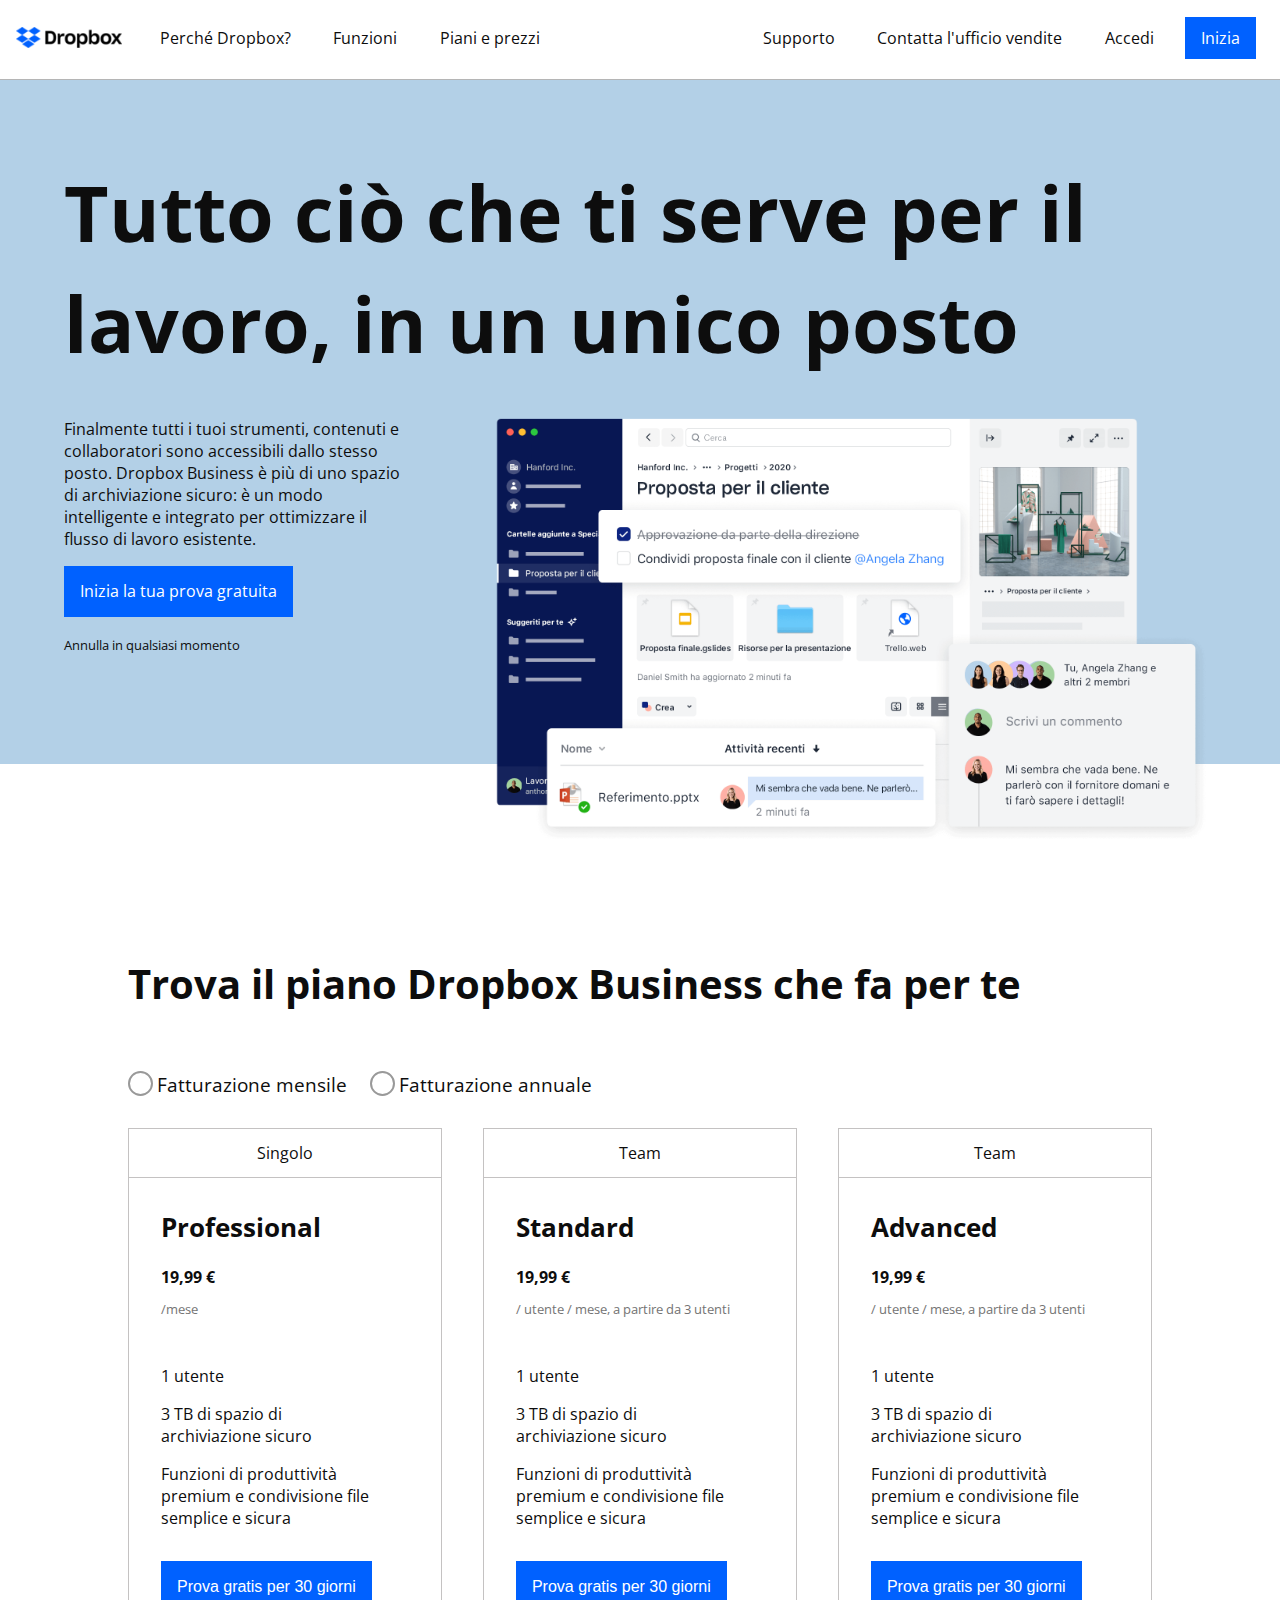
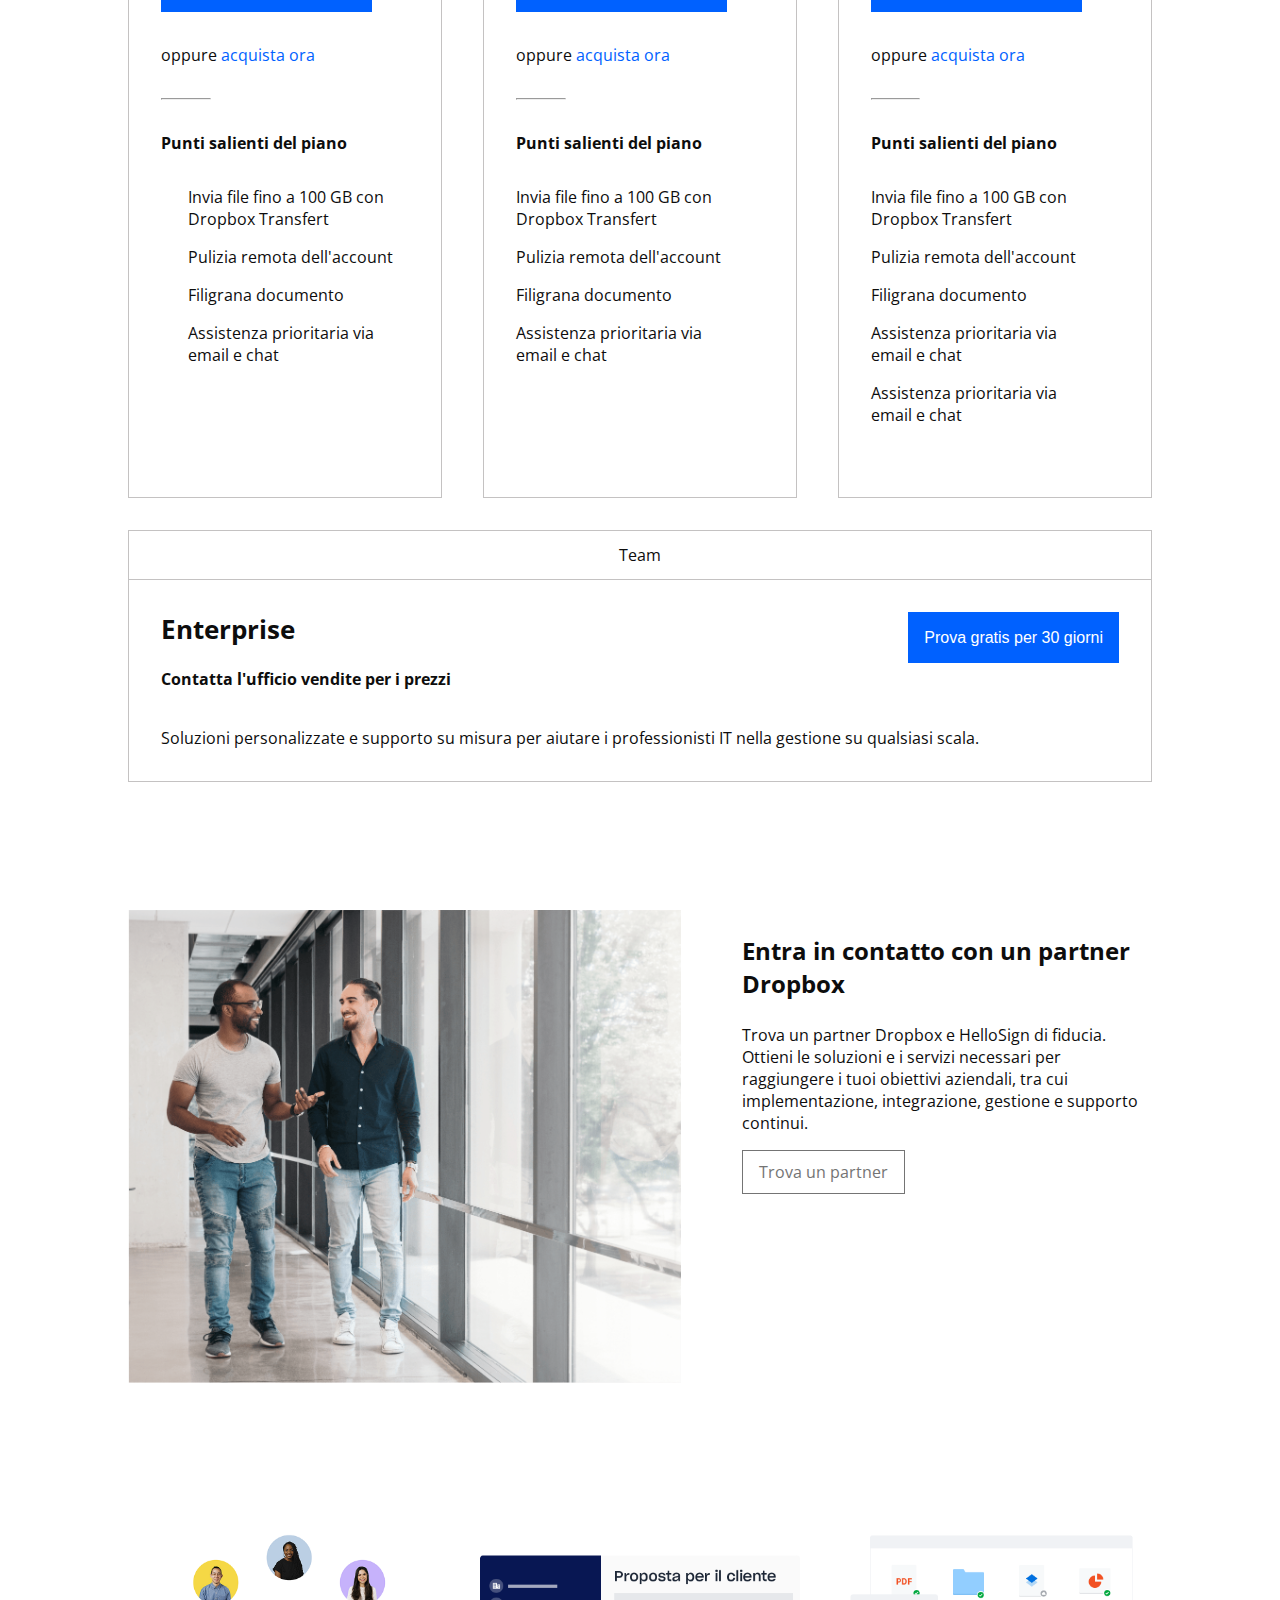
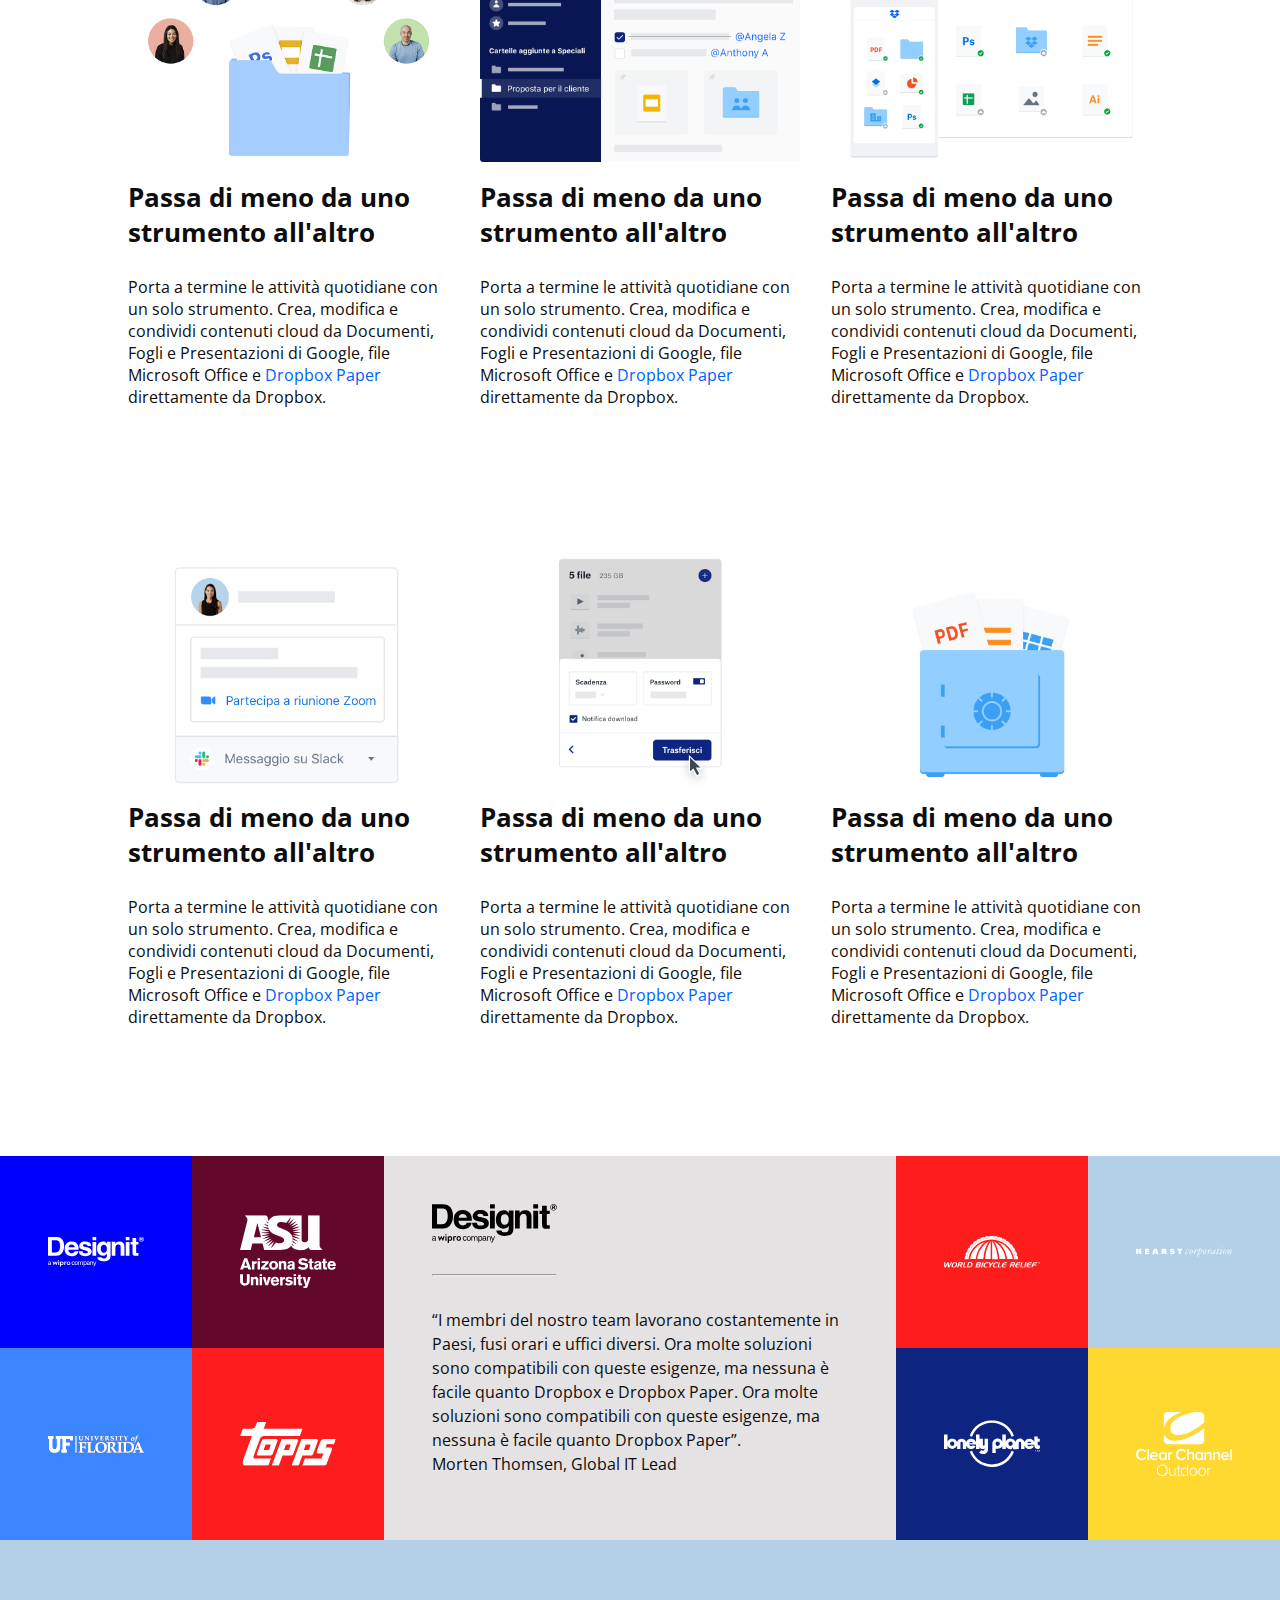
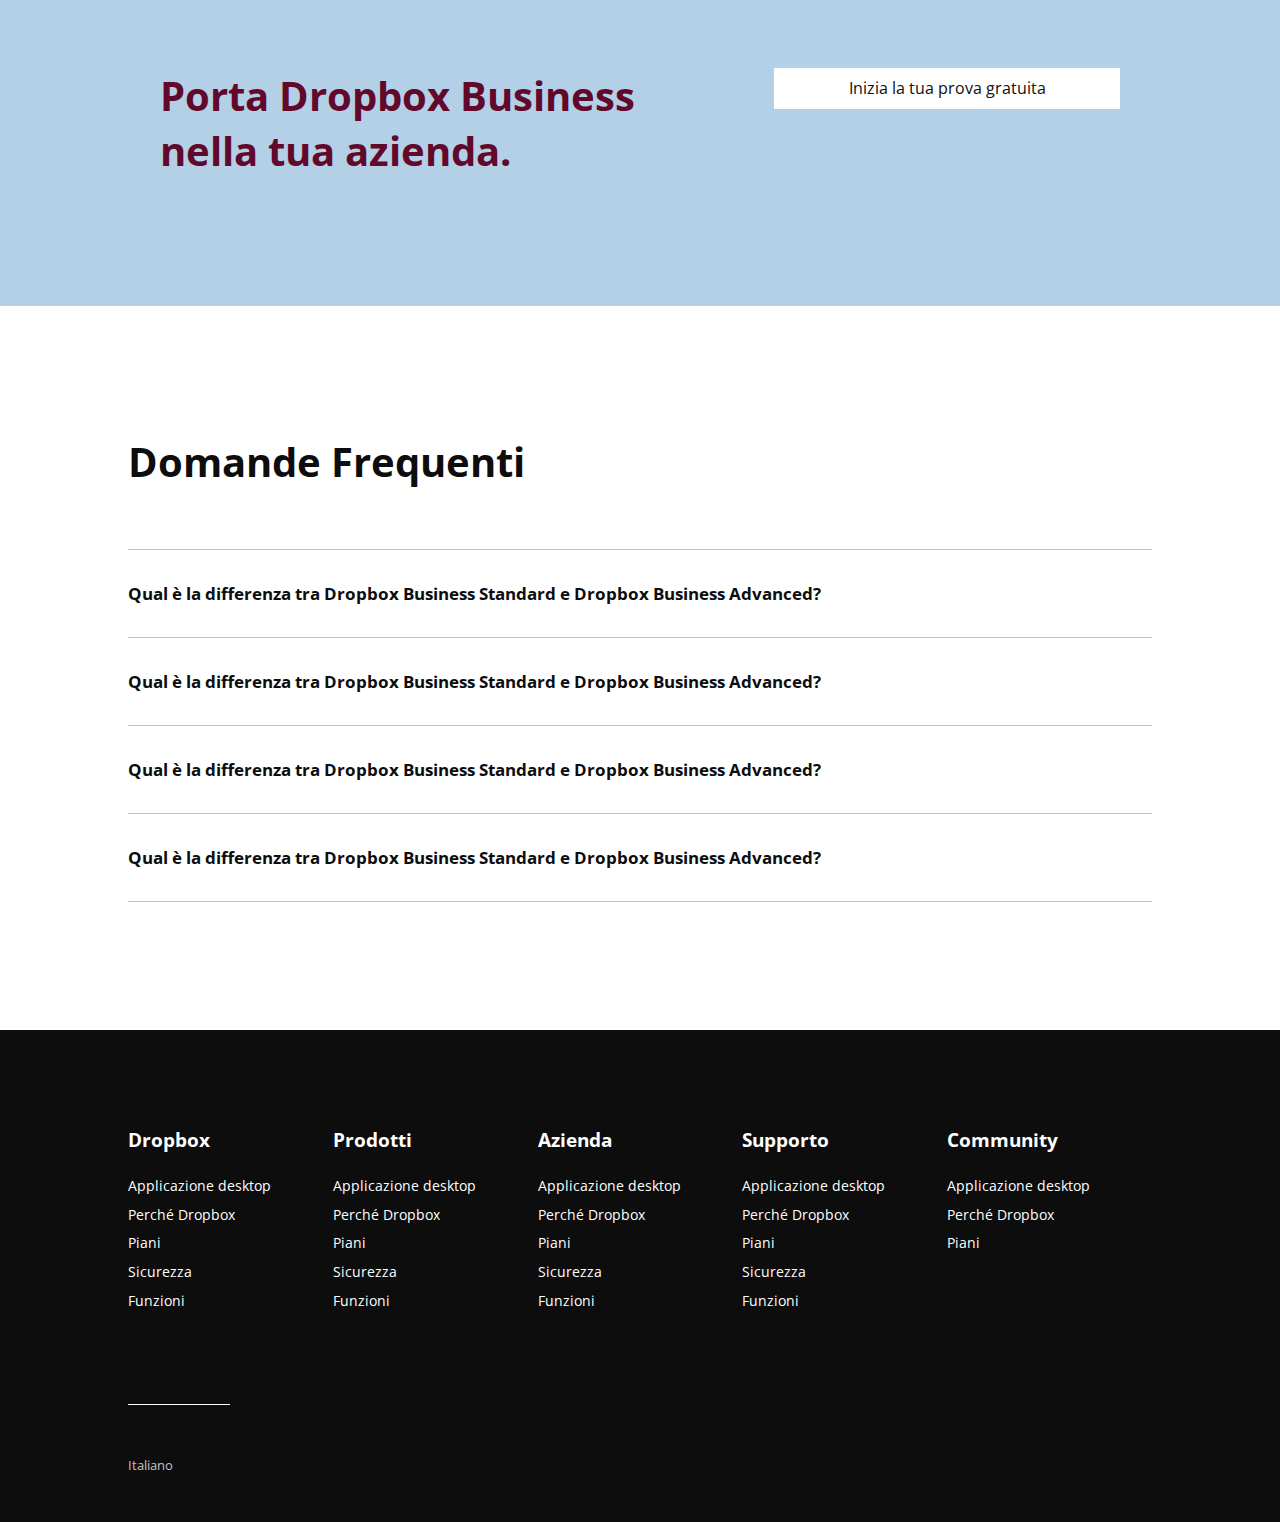
<file: index.html>
<!DOCTYPE html>
<html lang="en">

<head>
  <meta charset="UTF-8">
  <meta http-equiv="X-UA-Compatible" content="IE=edge">
  <meta name="viewport" content="width=device-width, initial-scale=1.0">
  <link rel="stylesheet" href="https://cdnjs.cloudflare.com/ajax/libs/font-awesome/6.0.0-beta2/css/all.min.css"
    integrity="sha512-YWzhKL2whUzgiheMoBFwW8CKV4qpHQAEuvilg9FAn5VJUDwKZZxkJNuGM4XkWuk94WCrrwslk8yWNGmY1EduTA=="
    crossorigin="anonymous" referrerpolicy="no-referrer" />
  <link rel="preconnect" href="https://fonts.googleapis.com">
  <link rel="preconnect" href="https://fonts.gstatic.com" crossorigin>
  <link href="https://fonts.googleapis.com/css2?family=Open+Sans:wght@500;700&display=swap" rel="stylesheet">
  <link rel="stylesheet" href="css/style.css">
  <title>Dropbox Business</title>
</head>

<body>
  <!-- header -->
  <header class="header clearfix">
    <div class="logo float-left"><img src="img/logo-small.png" alt="Dropbox"></div>
    <nav class="header-nav-left float-left">
      <ul class="menu-inline">
        <li><a href="#">Perch&eacute; Dropbox?</a></li>
        <li><a href="#">Funzioni</a></li>
        <li><a href="#">Piani e prezzi</a></li>
      </ul>
    </nav>
    <nav class="header-nav-right float-left text-right">
      <ul class="menu-inline">
        <li class="dropdown-item"><a href="#">Supporto</a>
          <ul class="dropdown-menu">
            <li>
              <a href="#">Centro assistenza</a>
            </li>
            <li>
              <a href="#">Forum della community</a>
            </li>
          </ul>
        </li>
        <li><a href="#">Contatta l'ufficio vendite</a></li>
        <li><a href="#">Accedi</a></li>
        <li><a href="#" class="btn">Inizia</a></li>
      </ul>
    </nav>
  </header>
  <!-- /header -->

  <!-- jumbo  -->
  <section class="jumbo">
    <div class="container width-90 mr-auto">
      <h1 class="jumbo-title">Tutto ciò che ti serve per il lavoro, in un unico posto
      </h1>
      <div class="jumbo-content clearfix">
        <div class="float-left width-30">
          <p class="jumbo-paragraph">
            Finalmente tutti i tuoi strumenti, contenuti e collaboratori sono accessibili dallo stesso posto. Dropbox
            Business è più
            di uno spazio di archiviazione sicuro: è un modo intelligente e integrato per ottimizzare il flusso di
            lavoro
            esistente.
          </p>
          <div class="call-to-action">
            <div>
              <a href="" class="btn big">Inizia la tua prova gratuita</a>
            </div>
            <small>Annulla in qualsiasi momento</small>
          </div>
          <a href="#plans" class="go-to">
            <i class="fas fa-arrow-down"></i>
          </a>
        </div>
        <div class="jumbo-image-container float-right width-65">
          <img class="jumbo-img max-width-100" src="img/jumbo.png" alt="">
        </div>
      </div>
    </div>

  </section>
  <!-- /jumbo  -->

  <!-- main -->
  <main>
    <!-- plans -->
    <section id="plans" class="container width-80 mr-auto mb-8">
      <h2 class="title-section">Trova il piano Dropbox Business che fa per te</h2>
      <form action="#">
        <div class="invoice mb-2">
          <input type="radio" name="plan" id="month">
          <label for="month">Fatturazione mensile</label>
          <input type="radio" name="plan" id="year">
          <label for="year">Fatturazione annuale</label>
        </div>
        <div class="plans">
          <div class="clearfix mb-2">
            <section class="plan-container col float-left">
              <header class="plans-header">
                <h2><i class="far fa-user"></i> Singolo
                </h2>
              </header>
              <div class="plan-content">
                <h3 class="plan-name">Professional</h3>
                <h4 class="plan-price">19,99 €</h4>
                <small class="plan-invoice">/mese</small>
                <ul class="plan-spec">
                  <li class="plan-spec-item">
                    <div class="ico"><i class="far fa-user"></i></div>
                    <div class="spec-desc">1 utente</div>
                  </li>
                  <li class="plan-spec-item">
                    <div class="ico"><i class="far fa-folder"></i></div>
                    <div class="spec-desc">3 TB di spazio di archiviazione sicuro</div>
                  </li>
                  <li class="plan-spec-item">
                    <div class="ico"><i class="fas fa-pencil-alt"></i></div>
                    <div class="spec-desc">Funzioni di produttività premium e condivisione file semplice e sicura</div>
                  </li>
                </ul>

                <div class="plan-action">
                  <button class="btn big">Prova gratis per 30 giorni</button>
                  <div>
                    oppure <a href="">acquista ora</a>
                  </div>
                </div>
                <hr class="plan-hr">
                <h5 class="plan-points">Punti salienti del piano</h5>
                <ul class="plan-spec checked">
                  <li class="plan-spec-item">
                    <div class="spec-desc">Invia file fino a 100 GB con Dropbox Transfert</div>
                  </li>
                  <li class="plan-spec-item">
                    <div class="spec-desc">Pulizia remota dell'account</div>
                  </li>
                  <li class="plan-spec-item">

                    <div class="spec-desc">Filigrana documento</div>
                  </li>
                  <li class="plan-spec-item">
                    <div class="spec-desc">Assistenza prioritaria via email e chat</div>
                  </li>
                </ul>
              </div>
            </section>
            <section class="plan-container col float-left">
              <header class="plans-header">
                <h2><i class="far fa-building"></i> Team
                </h2>
              </header>
              <div class="plan-content">
                <h3 class="plan-name">Standard</h3>
                <h4 class="plan-price">19,99 €</h4>
                <small class="plan-invoice">/ utente / mese, a partire da 3 utenti</small>
                <ul class="plan-spec">
                  <li class="plan-spec-item">
                    <div class="ico"><i class="far fa-user"></i></div>
                    <div class="spec-desc">1 utente</div>
                  </li>
                  <li class="plan-spec-item">
                    <div class="ico"><i class="far fa-folder"></i></div>
                    <div class="spec-desc">3 TB di spazio di archiviazione sicuro</div>
                  </li>
                  <li class="plan-spec-item">
                    <div class="ico"><i class="fas fa-pencil-alt"></i></div>
                    <div class="spec-desc">Funzioni di produttività premium e condivisione file semplice e sicura</div>
                  </li>
                </ul>

                <div class="plan-action">
                  <button class="btn big">Prova gratis per 30 giorni</button>
                  <div>
                    oppure <a href="">acquista ora</a>
                  </div>
                </div>
                <hr class="plan-hr">
                <h5 class="plan-points">Punti salienti del piano</h5>
                <ul class="plan-spec">
                  <li class="plan-spec-item">
                    <div class="ico"><i class="fas fa-check blue"></i></div>
                    <div class="spec-desc">Invia file fino a 100 GB con Dropbox Transfert</div>
                  </li>
                  <li class="plan-spec-item">
                    <div class="ico"><i class="fas fa-check blue"></i></div>
                    <div class="spec-desc">Pulizia remota dell'account</div>
                  </li>
                  <li class="plan-spec-item">
                    <div class="ico"><i class="fas fa-check blue"></i></div>
                    <div class="spec-desc">Filigrana documento</div>
                  </li>
                  <li class="plan-spec-item">
                    <div class="ico"><i class="fas fa-check blue"></i></div>
                    <div class="spec-desc">Assistenza prioritaria via email e chat</div>
                  </li>
                </ul>
              </div>
            </section>
            <section class="plan-container col float-left">
              <header class="plans-header">
                <h2><i class="far fa-building"></i> Team
                </h2>
              </header>
              <div class="plan-content">
                <h3 class="plan-name">Advanced</h3>
                <h4 class="plan-price">19,99 €</h4>
                <small class="plan-invoice">/ utente / mese, a partire da 3 utenti</small>
                <ul class="plan-spec">
                  <li class="plan-spec-item">
                    <div class="ico"><i class="far fa-user"></i></div>
                    <div class="spec-desc">1 utente</div>
                  </li>
                  <li class="plan-spec-item">
                    <div class="ico"><i class="far fa-folder"></i></div>
                    <div class="spec-desc">3 TB di spazio di archiviazione sicuro</div>
                  </li>
                  <li class="plan-spec-item">
                    <div class="ico"><i class="fas fa-pencil-alt"></i></div>
                    <div class="spec-desc">Funzioni di produttività premium e condivisione file semplice e sicura</div>
                  </li>
                </ul>

                <div class="plan-action">
                  <button class="btn big">Prova gratis per 30 giorni</button>
                  <div>
                    oppure <a href="">acquista ora</a>
                  </div>
                </div>
                <hr class="plan-hr">
                <h5 class="plan-points">Punti salienti del piano</h5>
                <ul class="plan-spec">
                  <li class="plan-spec-item">
                    <div class="ico"><i class="fas fa-check blue"></i></div>
                    <div class="spec-desc">Invia file fino a 100 GB con Dropbox Transfert</div>
                  </li>
                  <li class="plan-spec-item">
                    <div class="ico"><i class="fas fa-check blue"></i></div>
                    <div class="spec-desc">Pulizia remota dell'account</div>
                  </li>
                  <li class="plan-spec-item">
                    <div class="ico"><i class="fas fa-check blue"></i></div>
                    <div class="spec-desc">Filigrana documento</div>
                  </li>
                  <li class="plan-spec-item">
                    <div class="ico"><i class="fas fa-check blue"></i></div>
                    <div class="spec-desc">Assistenza prioritaria via email e chat</div>
                  </li>
                  <li class="plan-spec-item">
                    <div class="ico"><i class="fas fa-check blue"></i></div>
                    <div class="spec-desc">Assistenza prioritaria via email e chat</div>
                  </li>
                </ul>
              </div>
            </section>
          </div>
          <section class="plan-container">
            <header class="plans-header">
              <h2><i class="far fa-building"></i> Team
              </h2>
            </header>
            <div class="plan-content ">
              <div class="clearfix">
                <div class="float-left">
                  <h3 class="plan-name">Enterprise</h3>
                  <h4 class="plan-price">Contatta l'ufficio vendite per i prezzi
                  </h4>
                </div>
                <div class="plan-action float-right">
                  <button class="btn big">Prova gratis per 30 giorni</button>
                </div>
              </div>
              <p>Soluzioni personalizzate e supporto su misura per aiutare i professionisti IT nella gestione su
                qualsiasi scala.
              </p>
            </div>
          </section>
        </div>
      </form>
    </section>
    <!-- /plans -->

    <!-- partner -->
    <section id="partner" class="partner container width-80 mr-auto mb-8 clearfix">
      <div class="float-left width-60"><img class="width-90" src="img/partner.png"
          alt="Due persone camminano parlando in un corridoio, alla loro destra una vetrata"></div>
      <div class="float-left width-40">
        <h2 class="partner-title">Entra in contatto con un partner Dropbox</h2>
        <p class="partner-paragraph">
          Trova un partner Dropbox e HelloSign di fiducia. Ottieni le soluzioni e i servizi necessari per raggiungere i
          tuoi
          obiettivi aziendali, tra cui implementazione, integrazione, gestione e supporto continui.
        </p>

        <a href="#" class="btn btn-white">Trova un partner</a>
      </div>
    </section>
    <!-- /partner -->

    <!-- operations -->
    <section id="operations" class="operations container width-80 mr-auto mb-8">
      <div class="mb-8 clearfix">
        <div class="col-3 float-left">
          <img class="width-100" src="img/business-feature-switching-tools.png" alt="business item">
          <h3 class="operations-title">
            Passa di meno da uno strumento all'altro
          </h3>
          <p class="operations-paragraph">
            Porta a termine le attività quotidiane con un solo strumento. Crea, modifica e condividi contenuti cloud da
            Documenti, Fogli e Presentazioni di Google, file Microsoft Office e <a href="#">Dropbox Paper</a>
            direttamente da
            Dropbox.
          </p>
        </div>
        <div class="col-3 float-left">
          <img class="width-100" src="img/business-feature-coordinate-it.png" alt="business item">
          <h3 class="operations-title">
            Passa di meno da uno strumento all'altro
          </h3>
          <p class="operations-paragraph">
            Porta a termine le attività quotidiane con un solo strumento. Crea, modifica e condividi contenuti cloud da
            Documenti, Fogli e Presentazioni di Google, file Microsoft Office e <a href="#">Dropbox Paper</a>
            direttamente da
            Dropbox.
          </p>
        </div>
        <div class="col-3 float-left">
          <img class="width-100" src="img/business-feature-multi-device.png" alt="business item">
          <h3 class="operations-title">
            Passa di meno da uno strumento all'altro
          </h3>
          <p class="operations-paragraph">
            Porta a termine le attività quotidiane con un solo strumento. Crea, modifica e condividi contenuti cloud da
            Documenti, Fogli e Presentazioni di Google, file Microsoft Office e <a href="#">Dropbox Paper</a>
            direttamente da
            Dropbox.
          </p>
        </div>
      </div>
      <div class="clearfix">
        <div class="col-3 float-left">
          <img class="width-100" src="img/business-feature-integrations-it.png" alt="business item">
          <h3 class="operations-title">
            Passa di meno da uno strumento all'altro
          </h3>
          <p class="operations-paragraph">
            Porta a termine le attività quotidiane con un solo strumento. Crea, modifica e condividi contenuti cloud da
            Documenti, Fogli e Presentazioni di Google, file Microsoft Office e <a href="#">Dropbox Paper</a>
            direttamente da
            Dropbox.
          </p>
        </div>
        <div class="col-3 float-left">
          <img class="width-100" src="img/business-feature-send-files-it.png" alt="business item">
          <h3 class="operations-title">
            Passa di meno da uno strumento all'altro
          </h3>
          <p class="operations-paragraph">
            Porta a termine le attività quotidiane con un solo strumento. Crea, modifica e condividi contenuti cloud da
            Documenti, Fogli e Presentazioni di Google, file Microsoft Office e <a href="#">Dropbox Paper</a>
            direttamente da
            Dropbox.
          </p>
        </div>
        <div class="col-3 float-left">
          <img class="width-100" src="img/business-feature-security.png" alt="business item">
          <h3 class="operations-title">
            Passa di meno da uno strumento all'altro
          </h3>
          <p class="operations-paragraph">
            Porta a termine le attività quotidiane con un solo strumento. Crea, modifica e condividi contenuti cloud da
            Documenti, Fogli e Presentazioni di Google, file Microsoft Office e <a href="#">Dropbox Paper</a>
            direttamente da
            Dropbox.
          </p>
        </div>
      </div>
    </section>
    <!-- /operations -->

    <!-- customers -->
    <section id="customers" class="customers mb-8">
      <div class="customers-box clearfix">
        <div class="float col-30vw clearfix">
          <div id="design" class="float-left box">
            <img src="img/designit.svg" alt="">
          </div>
          <div id="asu" class="float-left box">
            <img src="img/arizona_state_university.svg" alt="">
          </div>
          <div id="florida" class="float-left box">
            <img src="img/university_of_florida.svg" alt="">
          </div>
          <div id="topps" class="float-left box">
            <img src="img/topps.svg" alt="">
          </div>
        </div>
        <div class="float col-calc">
          <h2 class="customers-title"><img src="img/designit.svg" alt=""></h2>
          <hr class="width-30 mb-2">
          <p class="customers-paragraph">“I membri del nostro team lavorano costantemente in Paesi, fusi orari e uffici
            diversi. Ora molte soluzioni
            sono
            compatibili con queste esigenze, ma nessuna è facile quanto Dropbox e Dropbox Paper. Ora molte soluzioni
            sono
            compatibili con queste esigenze, ma nessuna è facile quanto Dropbox Paper”.
            <br>
            Morten Thomsen, Global IT Lead
          </p>
        </div>
        <div class="float col-30vw clearfix">
          <div id="bicycle" class="float-left box">
            <img src="img/world_bicycle_relief.svg" alt="">
          </div>
          <div id="hearst" class="float-left box">
            <img src="img/hearst_corp.svg" alt="">
          </div>
          <div id="lonely" class="float-left box">
            <img src="img/lonely_planet.svg" alt="">
          </div>
          <div id="clear" class="float-left box">
            <img src="img/clear_channel.svg" alt="">
          </div>
        </div>
      </div>
      <div class="call-to-action">
        <div class="clearfix width-75 container mr-auto">
          <div class="float-left width-60">
            <h2 class="call-to-action-title">Porta Dropbox Business nella tua azienda.</h2>
          </div>
          <div class="float-left width-40 text-right">
            <a href="#" class="btn btn-white width-90">Inizia la tua prova gratuita</a>
          </div>
        </div>
      </div>
    </section>
    <!-- /customers -->

    <!-- faq -->
    <section id="faq" class="faq container mr-auto width-80 mb-8">
      <h2 class="title-section">Domande Frequenti</h2>
      <ul class="faq-accordion">
        <li class="faq-accordion-item">
          <div class="faq-accordion-top clearfix">
            <h3 class="faq-accordion-title float-left">Qual è la differenza tra Dropbox Business Standard e Dropbox
              Business
              Advanced?</h3>
            <div class="faq-accordion-ico float-left">
              <i class="fas fa-chevron-up icon-open"></i>
              <i class="fas fa-chevron-down icon-close"></i>
            </div>
          </div>
          <div class="faq-accordion-content">
            <p>Il piano Standard fornisce ai team 5 TB (5000 GB) di spazio di
              archiviazione e semplici strumenti di
              condivisione e
              collaborazione. Per i team che hanno bisogno di più spazio di archiviazione e sicurezza, il piano Advanced
              offre tutto
              lo spazio necessario al team, oltre a sofisticate funzioni di amministrazione, controllo, integrazione e
              sicurezza. Per
              ulteriori informazioni sui nostri piani, consulta questa pagina.</p>
          </div>
        </li>
        <li class="faq-accordion-item">
          <div class="faq-accordion-top clearfix">
            <h3 class="faq-accordion-title float-left">Qual è la differenza tra Dropbox Business Standard e Dropbox
              Business
              Advanced?</h3>
            <div class="faq-accordion-ico float-left">
              <i class="fas fa-chevron-up icon-open"></i>
              <i class="fas fa-chevron-down icon-close"></i>
            </div>
          </div>
          <div class="faq-accordion-content">
            <p>Il piano Standard fornisce ai team 5 TB (5000 GB) di spazio di
              archiviazione e semplici strumenti di
              condivisione e
              collaborazione. Per i team che hanno bisogno di più spazio di archiviazione e sicurezza, il piano Advanced
              offre tutto
              lo spazio necessario al team, oltre a sofisticate funzioni di amministrazione, controllo, integrazione e
              sicurezza. Per
              ulteriori informazioni sui nostri piani, consulta questa pagina.</p>
          </div>
        </li>
        <li class="faq-accordion-item">
          <div class="faq-accordion-top clearfix">
            <h3 class="faq-accordion-title float-left">Qual è la differenza tra Dropbox Business Standard e Dropbox
              Business
              Advanced?</h3>
            <div class="faq-accordion-ico float-left">
              <i class="fas fa-chevron-up icon-open"></i>
              <i class="fas fa-chevron-down icon-close"></i>
            </div>
          </div>
          <div class="faq-accordion-content">
            <p>Il piano Standard fornisce ai team 5 TB (5000 GB) di spazio di
              archiviazione e semplici strumenti di
              condivisione e
              collaborazione. Per i team che hanno bisogno di più spazio di archiviazione e sicurezza, il piano Advanced
              offre tutto
              lo spazio necessario al team, oltre a sofisticate funzioni di amministrazione, controllo, integrazione e
              sicurezza. Per
              ulteriori informazioni sui nostri piani, consulta questa pagina.</p>
          </div>
        </li>
        <li class="faq-accordion-item">
          <div class="faq-accordion-top clearfix">
            <h3 class="faq-accordion-title float-left">Qual è la differenza tra Dropbox Business Standard e Dropbox
              Business
              Advanced?</h3>
            <div class="faq-accordion-ico float-left">
              <i class="fas fa-chevron-up icon-open"></i>
              <i class="fas fa-chevron-down icon-close"></i>
            </div>
          </div>
          <div class="faq-accordion-content">
            <p>Il piano Standard fornisce ai team 5 TB (5000 GB) di spazio di
              archiviazione e semplici strumenti di
              condivisione e
              collaborazione. Per i team che hanno bisogno di più spazio di archiviazione e sicurezza, il piano Advanced
              offre tutto
              lo spazio necessario al team, oltre a sofisticate funzioni di amministrazione, controllo, integrazione e
              sicurezza. Per
              ulteriori informazioni sui nostri piani, consulta questa pagina.</p>
          </div>
        </li>
      </ul>
    </section>
    <!-- /faq -->
  </main>
  <!-- /main -->
  <footer class="footer">
    <!-- footer-top -->
    <section class="footer-top container width-80 mr-auto">
      <div class="clearfix">
        <div class="float-left width-20">
          <h5 class="footer-title">Dropbox</h5>
          <nav class="footer-nav">
            <ul>
              <li>
                <a href="#">Applicazione desktop</a>
              </li>
              <li>
                <a href="#">Perché Dropbox</a>
              </li>
              <li>
                <a href="#">Piani</a>
              </li>
              <li>
                <a href="#">Sicurezza</a>
              </li>
              <li>
                <a href="#">Funzioni</a>
              </li>
            </ul>
          </nav>
        </div>
        <div class="float-left width-20">
          <h5 class="footer-title">Prodotti</h5>
          <nav class="footer-nav">
            <ul>
              <li>
                <a href="#">Applicazione desktop</a>
              </li>
              <li>
                <a href="#">Perché Dropbox</a>
              </li>
              <li>
                <a href="#">Piani</a>
              </li>
              <li>
                <a href="#">Sicurezza</a>
              </li>
              <li>
                <a href="#">Funzioni</a>
              </li>
            </ul>
          </nav>
        </div>
        <div class="float-left width-20">
          <h5 class="footer-title">Azienda</h5>
          <nav class="footer-nav">
            <ul>
              <li>
                <a href="#">Applicazione desktop</a>
              </li>
              <li>
                <a href="#">Perché Dropbox</a>
              </li>
              <li>
                <a href="#">Piani</a>
              </li>
              <li>
                <a href="#">Sicurezza</a>
              </li>
              <li>
                <a href="#">Funzioni</a>
              </li>
            </ul>
          </nav>
        </div>
        <div class="float-left width-20">
          <h5 class="footer-title">Supporto</h5>
          <nav class="footer-nav">
            <ul>
              <li>
                <a href="#">Applicazione desktop</a>
              </li>
              <li>
                <a href="#">Perché Dropbox</a>
              </li>
              <li>
                <a href="#">Piani</a>
              </li>
              <li>
                <a href="#">Sicurezza</a>
              </li>
              <li>
                <a href="#">Funzioni</a>
              </li>
            </ul>
          </nav>
        </div>
        <div class="float-left width-20">
          <h5 class="footer-title">Community</h5>
          <nav class="footer-nav">
            <ul>
              <li>
                <a href="#">Applicazione desktop</a>
              </li>
              <li>
                <a href="#">Perché Dropbox</a>
              </li>
              <li>
                <a href="#">Piani</a>
              </li>
            </ul>
          </nav>
        </div>
      </div>
    </section>
    <!-- /footer-top -->

    <!-- footer-bottom -->
    <section class="footer-bottom container width-80 mr-auto">
      <div class="footer-language">
        <a href="#">
          <i class="fas fa-globe-americas"></i>
          Italiano
          <i class="fas fa-caret-up"></i>
        </a>
      </div>
    </section>
    <!-- /footer-bottom -->
  </footer>
</body>

</html>
</file>
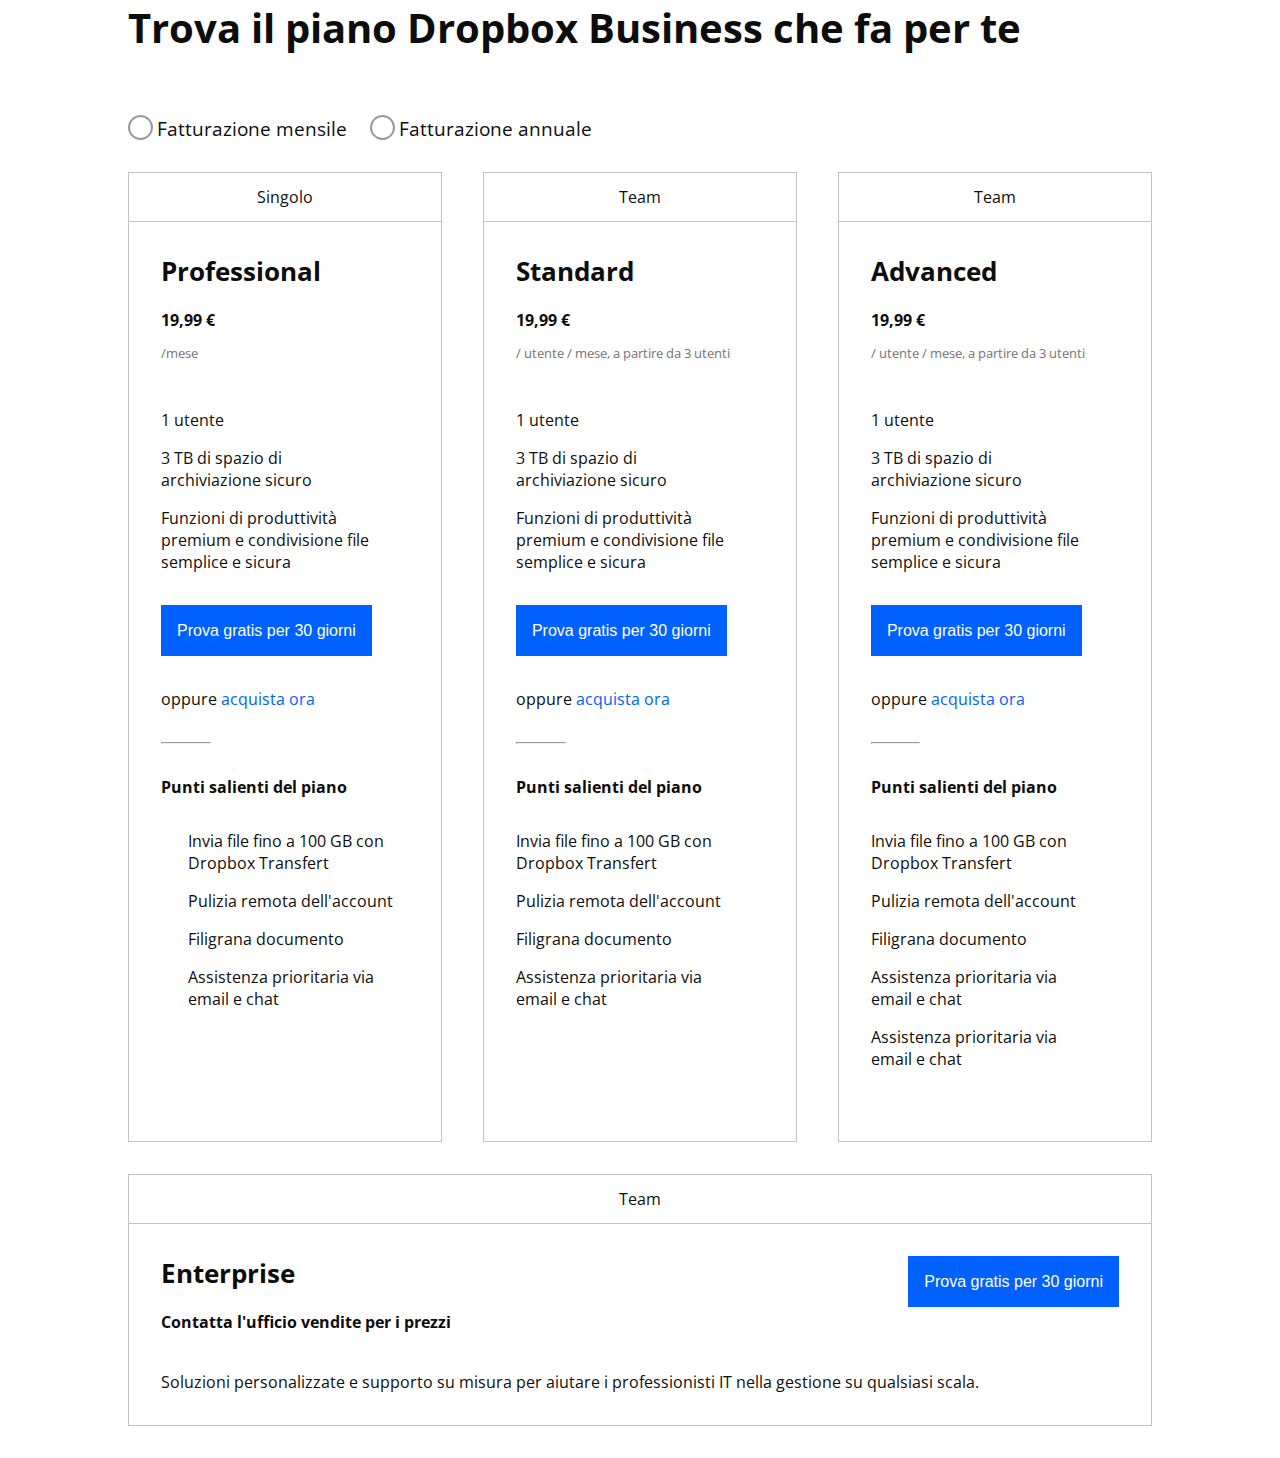
<file: plans.html>
<!DOCTYPE html>
<html lang="en">

<head>
  <meta charset="UTF-8">
  <meta http-equiv="X-UA-Compatible" content="IE=edge">
  <meta name="viewport" content="width=device-width, initial-scale=1.0">
  <link rel="stylesheet" href="https://cdnjs.cloudflare.com/ajax/libs/font-awesome/6.0.0-beta2/css/all.min.css"
    integrity="sha512-YWzhKL2whUzgiheMoBFwW8CKV4qpHQAEuvilg9FAn5VJUDwKZZxkJNuGM4XkWuk94WCrrwslk8yWNGmY1EduTA=="
    crossorigin="anonymous" referrerpolicy="no-referrer" />
  <link rel="preconnect" href="https://fonts.googleapis.com">
  <link rel="preconnect" href="https://fonts.gstatic.com" crossorigin>
  <link href="https://fonts.googleapis.com/css2?family=Open+Sans:wght@500;700&display=swap" rel="stylesheet">
  <link rel="stylesheet" href="css/plans.css">
  <title>Document</title>
</head>

<body>
  <!-- plans -->
  <section id="plans" class="container width-80 mr-auto mb-2">
    <h2 class="title-section">Trova il piano Dropbox Business che fa per te</h2>
    <form action="#">
      <div class="invoice mb-2">
        <input type="radio" name="plan" id="month">
        <label for="month">Fatturazione mensile</label>
        <input type="radio" name="plan" id="year">
        <label for="year">Fatturazione annuale</label>
      </div>
      <div class="plans">
        <div class="clearfix mb-2">
          <section class="plan-container col float-left">
            <header class="plans-header">
              <h2><i class="far fa-user"></i> Singolo
              </h2>
            </header>
            <div class="plan-content">
              <h3 class="plan-name">Professional</h3>
              <h4 class="plan-price">19,99 €</h4>
              <small class="plan-invoice">/mese</small>
              <ul class="plan-spec">
                <li class="plan-spec-item">
                  <div class="ico"><i class="far fa-user"></i></div>
                  <div class="spec-desc">1 utente</div>
                </li>
                <li class="plan-spec-item">
                  <div class="ico"><i class="far fa-folder"></i></div>
                  <div class="spec-desc">3 TB di spazio di archiviazione sicuro</div>
                </li>
                <li class="plan-spec-item">
                  <div class="ico"><i class="fas fa-pencil-alt"></i></div>
                  <div class="spec-desc">Funzioni di produttività premium e condivisione file semplice e sicura</div>
                </li>
              </ul>

              <div class="plan-action">
                <button class="btn big">Prova gratis per 30 giorni</button>
                <div>
                  oppure <a href="">acquista ora</a>
                </div>
              </div>
              <hr class="plan-hr">
              <h5 class="plan-points">Punti salienti del piano</h5>
              <ul class="plan-spec checked">
                <li class="plan-spec-item">
                  <div class="spec-desc">Invia file fino a 100 GB con Dropbox Transfert</div>
                </li>
                <li class="plan-spec-item">
                  <div class="spec-desc">Pulizia remota dell'account</div>
                </li>
                <li class="plan-spec-item">

                  <div class="spec-desc">Filigrana documento</div>
                </li>
                <li class="plan-spec-item">
                  <div class="spec-desc">Assistenza prioritaria via email e chat</div>
                </li>
              </ul>
            </div>
          </section>
          <section class="plan-container col float-left">
            <header class="plans-header">
              <h2><i class="far fa-building"></i> Team
              </h2>
            </header>
            <div class="plan-content">
              <h3 class="plan-name">Standard</h3>
              <h4 class="plan-price">19,99 €</h4>
              <small class="plan-invoice">/ utente / mese, a partire da 3 utenti</small>
              <ul class="plan-spec">
                <li class="plan-spec-item">
                  <div class="ico"><i class="far fa-user"></i></div>
                  <div class="spec-desc">1 utente</div>
                </li>
                <li class="plan-spec-item">
                  <div class="ico"><i class="far fa-folder"></i></div>
                  <div class="spec-desc">3 TB di spazio di archiviazione sicuro</div>
                </li>
                <li class="plan-spec-item">
                  <div class="ico"><i class="fas fa-pencil-alt"></i></div>
                  <div class="spec-desc">Funzioni di produttività premium e condivisione file semplice e sicura</div>
                </li>
              </ul>

              <div class="plan-action">
                <button class="btn big">Prova gratis per 30 giorni</button>
                <div>
                  oppure <a href="">acquista ora</a>
                </div>
              </div>
              <hr class="plan-hr">
              <h5 class="plan-points">Punti salienti del piano</h5>
              <ul class="plan-spec">
                <li class="plan-spec-item">
                  <div class="ico"><i class="fas fa-check blue"></i></div>
                  <div class="spec-desc">Invia file fino a 100 GB con Dropbox Transfert</div>
                </li>
                <li class="plan-spec-item">
                  <div class="ico"><i class="fas fa-check blue"></i></div>
                  <div class="spec-desc">Pulizia remota dell'account</div>
                </li>
                <li class="plan-spec-item">
                  <div class="ico"><i class="fas fa-check blue"></i></div>
                  <div class="spec-desc">Filigrana documento</div>
                </li>
                <li class="plan-spec-item">
                  <div class="ico"><i class="fas fa-check blue"></i></div>
                  <div class="spec-desc">Assistenza prioritaria via email e chat</div>
                </li>
              </ul>
            </div>
          </section>
          <section class="plan-container col float-left">
            <header class="plans-header">
              <h2><i class="far fa-building"></i> Team
              </h2>
            </header>
            <div class="plan-content">
              <h3 class="plan-name">Advanced</h3>
              <h4 class="plan-price">19,99 €</h4>
              <small class="plan-invoice">/ utente / mese, a partire da 3 utenti</small>
              <ul class="plan-spec">
                <li class="plan-spec-item">
                  <div class="ico"><i class="far fa-user"></i></div>
                  <div class="spec-desc">1 utente</div>
                </li>
                <li class="plan-spec-item">
                  <div class="ico"><i class="far fa-folder"></i></div>
                  <div class="spec-desc">3 TB di spazio di archiviazione sicuro</div>
                </li>
                <li class="plan-spec-item">
                  <div class="ico"><i class="fas fa-pencil-alt"></i></div>
                  <div class="spec-desc">Funzioni di produttività premium e condivisione file semplice e sicura</div>
                </li>
              </ul>

              <div class="plan-action">
                <button class="btn big">Prova gratis per 30 giorni</button>
                <div>
                  oppure <a href="">acquista ora</a>
                </div>
              </div>
              <hr class="plan-hr">
              <h5 class="plan-points">Punti salienti del piano</h5>
              <ul class="plan-spec">
                <li class="plan-spec-item">
                  <div class="ico"><i class="fas fa-check blue"></i></div>
                  <div class="spec-desc">Invia file fino a 100 GB con Dropbox Transfert</div>
                </li>
                <li class="plan-spec-item">
                  <div class="ico"><i class="fas fa-check blue"></i></div>
                  <div class="spec-desc">Pulizia remota dell'account</div>
                </li>
                <li class="plan-spec-item">
                  <div class="ico"><i class="fas fa-check blue"></i></div>
                  <div class="spec-desc">Filigrana documento</div>
                </li>
                <li class="plan-spec-item">
                  <div class="ico"><i class="fas fa-check blue"></i></div>
                  <div class="spec-desc">Assistenza prioritaria via email e chat</div>
                </li>
                <li class="plan-spec-item">
                  <div class="ico"><i class="fas fa-check blue"></i></div>
                  <div class="spec-desc">Assistenza prioritaria via email e chat</div>
                </li>
              </ul>
            </div>
          </section>
        </div>
        <section class="plan-container">
          <header class="plans-header">
            <h2><i class="far fa-building"></i> Team
            </h2>
          </header>
          <div class="plan-content ">
            <div class="clearfix">
              <div class="float-left">
                <h3 class="plan-name">Enterprise</h3>
                <h4 class="plan-price">Contatta l'ufficio vendite per i prezzi
                </h4>
              </div>
              <div class="plan-action float-right">
                <button class="btn big">Prova gratis per 30 giorni</button>
              </div>
            </div>
            <p>Soluzioni personalizzate e supporto su misura per aiutare i professionisti IT nella gestione su
              qualsiasi scala.
            </p>
          </div>
        </section>
      </div>
    </form>
  </section>
  <!-- /plans -->
</body>

</html>
</file>
<file: css/style.css>
:root {
  --font-base-color: #0D0D0D;
  --blue: #0061ff;
  --blue-light: #3b85ff;
  --celestine: #B3D0E7;
  --light-grey: #e4e2e2;
  --grey: #c4c2c2;
  --dark-grey: #747474;
  --green: #a2d39b;
  --bordeaux: #61082b;
  --red: #ff1c1c;
  --yellow: #ffd830;
  --dark-blue: #0d2481;
  --header-height: 2.8em;
  --jumbo-margin-neg: -5em;
  --jumbo-margin: 12em;
}

* {
  margin: 0;
  padding: 0;
  box-sizing: border-box;
}

html {
  font-size: 100%;
  font-family: 'Open Sans', sans-serif;
  color: var(--font-base-color);
  scroll-behavior: smooth;
}

.container {
  max-width: 1320px;
}

.clearfix::after {
  content: '';
  display: table;
  clear: both;
}
.float-left {
  float: left;
}
.float-right {
  float: right;
}

.menu-inline {
  list-style: none;
}
.menu-inline > li{
  display: inline-block;
  padding: 0 0.5em;
}

.text-right {
  text-align: right;
}
.text-center {
  text-align: center;
}

/* Link and buttons */
a {
  text-decoration: none;
  color: var(--blue);
}
a:hover,
a:active,
a:focus {
  text-decoration: underline;
}

a.btn,
a.btn:visited,
button.btn,
button.btn:visited {
  /* display: inline; con inline se il bottone non ha spazio su una riga si spezzerà */
  display: inline-block;
  line-height: 200%;
  padding: 0.3em 1em;
  border: 0;
  background-color: var(--blue);
  color: white;
  text-align: center;
  text-decoration: none;
  cursor: pointer;
}
a.btn:hover, 
a.btn:active, 
a.btn:focus,
button.btn:hover, 
button.btn:active, 
button.btn:focus {
  text-decoration: none;
  background-color: var(--blue-light);
}
a.btn.big,
button.btn.big {
  font-size: 1em;
  line-height: 260%;
}
a.btn.btn-white {
  background-color: white;
  color: var(--dark-grey);
  border: 1px solid var(--dark-grey);
}
a.btn.btn-white:hover, 
a.btn.btn-white:active, 
a.btn.btn-white:focus,
button.btn.btn-white:hover, 
button.btn.btn-white:active, 
button.btn.btn-white:focus {
  text-decoration: none;
  background-color: var(--light-grey);
}

/* Utilities */
.width-20 {
  width: 20%;
}
.width-30 {
  width: 30%;
}
.width-40 {
  width: 40%;
}
.width-60 {
  width: 60%;
}
.width-65 {
  width: 65%;
}
.width-70 {
  width: 70%;
}
.width-75 {
  width: 75%;
}
.width-80 {
  width: 80%;
}
.width-90 {
  width: 90%;
}
.width-100 {
  width: 100%;
}
.max-width-100 {
  max-width: 100%;
}

.mr-auto {
  margin: 0 auto;
}
.mb-2 {
  margin-bottom: 2em;
}
.mb-3 {
  margin-bottom: 3em;
}
.mb-8 {
  margin-bottom: 8em;
}

.blue {
  color: var(--blue);
}

/* Layout */
.header {
  position: fixed;
  /* ricordiamo sempre di posizionare rispetto a qualcosa */
  top: 0;
  left: 0;
  z-index: 10;
  width: 100%;
  padding: 0 1em;
  border-bottom: 1px solid rgb(181, 181, 181);
  background-color: white;
}
.header > div,
.header > nav {
  line-height: var(--header-height);
}
.header .logo {
  width: 10%;
  padding: 1em 0;
}
.header .logo img {
  width: 85%;
  vertical-align: sub;
}
.header .header-nav-left, 
.header .header-nav-right {
  width: 45%;
}
.header .header-nav-left .menu-inline > li > a:not(.btn), 
.header .header-nav-right .menu-inline > li > a:not(.btn){
  display: block;
  margin: 0 0.7em;
  padding: 1em 0;
  border-bottom: 2px solid white;
  color: var(--font-base-color);
}
.header .menu-inline > li > a:hover:not(.btn), 
.header .menu-inline > li > a:active:not(.btn), 
.header .menu-inline > li > a:focus:not(.btn) {
  border-bottom: 2px solid #000;
  text-decoration: none;
}
.header .dropdown-item {
  position: relative;
}
.header .dropdown-menu {
    /* display: none; */
    position: absolute;
    top: var(--header-height) * 2;
    left: 0;
    width: 180%;
    list-style: none;
    border-top: 1px solid var(--dark-grey);
    background-color: #fafafa;
    text-align: left;
    line-height: 100%;
}
.header .dropdown-item .dropdown-menu {
  display: none;
  margin: 0;
  padding: 0;
  font-size: 0.8em;
}
.header .dropdown-item:hover .dropdown-menu {
  display: block;
}
.header .dropdown-item .dropdown-menu a {
  display: block;
  width: 100%;
  padding: 2em;
  color: var(--font-base-color);
}
.header .dropdown-menu a:hover, 
.header .dropdown-menu a:active, 
.header .dropdown-menu a:focus { 
  background-color: var(--grey);
  text-decoration: none;
}

/* Jumbo */
.jumbo {
  /* height: 58vh; evitiamo le altezze in vh se non siamo in un layout app, dove nulla esce dalla viewport*/ 
  /* padding-top: 6em; */
  margin-top: var(--header-height);
  margin-bottom: var(--jumbo-margin);
  padding-top: 2em;
  background-color: var(--celestine);
}
.jumbo-title {
  margin-bottom: 0.5em;
  font-size: 4.8em;
  line-height: 1.45em;
}
.jumbo .container {
  position: relative;
  bottom: var(--jumbo-margin-neg);
}
.jumbo-paragraph {
  margin-bottom: 1em;
}
.jumbo .call-to-action {
  margin-bottom: 2em;
}
.jumbo .call-to-action > * {
  margin: 1em 0;
}
.go-to {
  color: var(--font-base-color);
  font-size: 3em;
}

/* Main */
.title-section {
  font-size: 2.5em;
  margin-bottom: 1.5em;
}
.invoice {
  line-height: 1em;
  font-size: 1em;
}
.invoice input[type="radio"]{
  appearance: none;
  width: 25px;
  height: 25px;
  display: inline-block;
  border: 2px solid #999;
  border-radius: 50%;
  vertical-align: sub;
}
.invoice input[type="radio"]:checked {
  opacity: 0;
}
.invoice label {
  margin-right: 1em;
  position: relative;
  font-size: 1.2em;
}
.invoice input:checked + label::before {
  position: absolute;
  top: 50%;
  left: 0;
  transform: translateY(-50%);
  z-index: 1;
  content: '';
  width: 20px;
  height: 20px;
  margin-left: -30px;
  display: inline-block;
  border: 4px solid var(--blue);
  border-radius: 50%;
}
.invoice input::not(:checked) + label::before { 
  display: none;
}

/* Plans */
.plans .col{
  width: calc((100% / 3) - 2.67%);
  min-height: 970px;
  margin-right: 4%;
}
.plans .col:last-child{
  margin-right: 0;
}
.plans .plan-container {
  border: 1px solid var(--grey)
}
.plans header {
  text-align: center;
  border-bottom: 1px solid var(--grey);
  line-height: 3em;
}
.plans header h2 {
  font-size: 1em;
  font-weight: normal;
  line-height: 3em;
}
.plans .plan-content {
  padding: 2em;
}
.plans .plan-name { 
  font-size: 1.6em;
  margin-bottom: 0.8em;
}
.plans .plan-price { 
  margin-bottom: 0.8em;
}
.plans .plan-spec {
  list-style: none;
  margin-bottom: 2em;
}
.plans .plan-spec li{
  margin-bottom: 1em;
}
.plans .plan-invoice {
  display: block;
  margin-bottom: 3.5em;
  color: var(--dark-grey);
}
.plans .plan-spec .plan-spec-item::after {
  content: '';
  display: table;
  clear: both;
}
.plans .plan-spec .plan-spec-item > div{
  float: left;
}
.plans .plan-spec .plan-spec-item .ico {
  width: 10%;
  margin-right: 1%;
}
.plans .plan-spec .plan-spec-item .spec-desc {
  width: 89%;
}
.plans .plan-action,
.plans .plan-action > button{
  margin-bottom: 2em;
}
.plan-hr {
  width: 20%;
  margin-bottom: 2em;
}
.plan-points {
  font-size: 1em;
  margin-bottom: 2em;
}
.plans .plan-spec.checked .plan-spec-item::before {
  content: '\f00c';
  display: block;
  float: left;
  width: 10%;
  margin-right: 1%;
  font-weight: 900;
  font-family: "Font Awesome 6 Free";
  color: var(--blue);
}

/* partner */
.partner .partner-title {
  margin-top: 1em;
  margin-bottom: 1em;
}
.partner .partner-paragraph {
  margin-bottom: 1em;
}

/* operations */
.operations .col-3 {
  width: calc(100% / 3 - 2%);
  margin-right: 3%;
}
.operations .col-3:last-child {
  margin-right: 0;
}
.operations .operations-title {
  font-size: 1.6em;
  margin-bottom: 1em;
}

/* customers */
.customers .col-30vw {
  width: 30vw;
  height: 30vw;
  float: left;
  background-color: blue;
}
.customers .col-calc {
  float: left;
  width: calc(100% - 60vw);
  height: 30vw;
  padding: 3em;
  overflow: auto;
  background-color: var(--light-grey);
}
.customers .customers-title img{
  width: 30%;  
  margin-bottom: 1em;
}
.customers .customers-paragraph{
  line-height: 1.5em;
}
.customers .box {
  position: relative;
  width: 50%;
  height: 50%;
}
.customers .box img {
  position: absolute;
  top: 50%;
  left: 50%;
  transform: translate(-50%, -50%);
  width: 50%;
  filter: invert(1);
}
#designit {
  background-color: var(--green);
}
#asu {
 background-color: var(--bordeaux);
}
#florida {
 background-color: var(--blue-light);
}
#topps {
 background-color: var(--red);
}
#bicycle {
 background-color: var(--red);
}
#hearst {
 background-color: var(--celestine);
}
#lonely {
 background-color: var(--dark-blue);
}
#clear {
 background-color: var(--yellow);
}

.customers .call-to-action {
  padding: 8em 0;
  background-color: var(--celestine);
}
.customers .call-to-action .call-to-action-title{
  font-size: 2.5em;
  color: var(--bordeaux);
}
.customers .call-to-action .btn.btn-white { 
  border: 0;
  color: var(--font-base-color);
}

/* faq */
.faq .faq-accordion {
  list-style-type: none;
  border-top: 1px solid var(--grey);
}
.faq .faq-accordion .faq-accordion-item {
  padding: 2em 0;
  border-bottom: 1px solid var(--grey);
  cursor: pointer;
}
.faq .faq-accordion .faq-accordion-top {
  font-size: 0.9em;
}
.faq .faq-accordion .faq-accordion-title {
  width: 92%;
}
.faq .faq-accordion .faq-accordion-ico {
  width: 8%;
  text-align: right;
}
.icon-open {
  display: none;
}
.faq .faq-accordion .faq-accordion-content {
  display: none;
  margin-top: 1em;
  color: var(--dark-grey);
}
.faq .faq-accordion .faq-accordion-item:hover .faq-accordion-ico .icon-close {
  display: none;
}
.faq .faq-accordion .faq-accordion-item:hover .faq-accordion-ico .icon-open {
  display: inline;
}
.faq .faq-accordion .faq-accordion-item:hover .faq-accordion-content {
  display: block;
}

/* footer */
.footer {
  padding: 6em 0 3em;
  background-color: var(--font-base-color);
  color: white;
}
.footer a { 
  color: white;
}
.footer .footer-title {
  font-size: 1.2em;
  margin-bottom: 1em;
}
.footer .footer-nav ul {
  list-style-type: none;
}
.footer .footer-nav ul li {
  font-size: 0.9em;
  line-height: 2em;
}
.footer .footer-bottom {
  margin-top: 5.5em;
}
.footer .footer-bottom .footer-language {
  width: 10%;
  padding-top: 4em;
  border-top: 1px solid white;
  font-size: 0.8em;
}
.footer .footer-bottom .footer-language a:link,
.footer .footer-bottom .footer-language a:visited {
  text-decoration: none;
  color: var(--grey);
}
</file>
<file: css/plans.css>
:root {
  --font-base-color: #0D0D0D;
  --blue: #0061ff;
  --blue-light: #3b85ff;
  --celestine: #B3D0E7;
  --grey: #c4c2c2;
  --dark-grey: #747474;
  --header-height: 2.8em;
  --jumbo-margin-neg: -5em;
  --jumbo-margin: 12em;
}

* {
  margin: 0;
  padding: 0;
  box-sizing: border-box;
}

html {
  font-size: 100%;
  font-family: 'Open Sans', sans-serif;
  color: var(--font-base-color);
}

.container {
  max-width: 1320px;
}

.clearfix::after {
  content: '';
  display: table;
  clear: both;
}
.float-left {
  float: left;
}
.float-right {
  float: right;
}

.menu-inline {
  list-style: none;
}
.menu-inline li{
  display: inline-block;
  padding: 0 0.5em;
}

.text-right {
  text-align: right;
}
.text-center {
  text-align: center;
}

/* Link and buttons */
a {
  text-decoration: none;
  color: var(--blue);
}
a:hover,
a:active,
a:focus {
  text-decoration: underline;
}

a.btn,
a.btn:visited,
button.btn,
button.btn:visited {
  /* display: inline; con inline se il bottone non ha spazio su una riga si spezzerà */
  display: inline-block;
  line-height: 200%;
  padding: 0.3em 1em;
  border: 0;
  background-color: var(--blue);
  color: white;
  text-decoration: none;
}
a.btn:hover, 
a.btn:active, 
a.btn:focus,
button.btn:hover, 
button.btn:active, 
button.btn:focus {
  text-decoration: none;
  background-color: var(--blue-light);
}
a.btn.big,
button.btn.big {
  font-size: 1em;
  line-height: 260%;
}


/* Utilities */
.width-30 {
  width: 30%;
}
.width-65 {
  width: 65%;
}
.width-70 {
  width: 70%;
}
.width-80 {
  width: 80%;
}
.width-90 {
  width: 90%;
}
.width-100 {
  width: 100%;
}
.max-width-100 {
  max-width: 100%;
}

.mr-auto {
  margin: 0 auto;
}
.mb-2 {
  margin-bottom: 2em;
}
.mb-3 {
  margin-bottom: 3em;
}

.blue {
  color: var(--blue);
}
/* Layout */


/* Main */
.title-section {
  font-size: 2.5em;
  margin-bottom: 1.5em;
}
.invoice {
  line-height: 1em;
  font-size: 1em;
}
.invoice input[type="radio"]{
  appearance: none;
  width: 25px;
  height: 25px;
  display: inline-block;
  border: 2px solid #999;
  border-radius: 50%;
  vertical-align: sub;
}
.invoice input[type="radio"]:checked {
  opacity: 0;
}
.invoice label {
  margin-right: 1em;
  position: relative;
  font-size: 1.2em;
}
.invoice input:checked + label::before {
  position: absolute;
  top: 50%;
  left: 0;
  transform: translateY(-50%);
  z-index: 1;
  content: '';
  width: 20px;
  height: 20px;
  margin-left: -30px;
  display: inline-block;
  border: 4px solid var(--blue);
  border-radius: 50%;
}
.invoice input::not(:checked) + label::before { 
  display: none;
}

/* Plans */
.plans .col{
  width: calc((100% / 3) - 2.67%);
  min-height: 970px;
  margin-right: 4%;
}
.plans .col:last-child{
  margin-right: 0;
}
.plans .plan-container {
  border: 1px solid var(--grey)
}
.plans header {
  text-align: center;
  border-bottom: 1px solid var(--grey);
  line-height: 3em;
}
.plans header h2 {
  font-size: 1em;
  font-weight: normal;
  line-height: 3em;
}
.plans .plan-content {
  padding: 2em;
}
.plans .plan-name { 
  font-size: 1.6em;
  margin-bottom: 0.8em;
}
.plans .plan-price { 
  margin-bottom: 0.8em;
}
.plans .plan-spec {
  list-style: none;
  margin-bottom: 2em;
}
.plans .plan-spec li{
  margin-bottom: 1em;
}
.plans .plan-invoice {
  display: block;
  margin-bottom: 3.5em;
  color: var(--dark-grey);
}
.plans .plan-spec .plan-spec-item::after {
  content: '';
  display: table;
  clear: both;
}
.plans .plan-spec .plan-spec-item > div{
  float: left;
}
.plans .plan-spec .plan-spec-item .ico {
  width: 10%;
  margin-right: 1%;
}
.plans .plan-spec .plan-spec-item .spec-desc {
  width: 89%;
}
.plans .plan-action,
.plans .plan-action > button{
  margin-bottom: 2em;
}
.plan-hr {
  width: 20%;
  margin-bottom: 2em;
}
.plan-points {
  font-size: 1em;
  margin-bottom: 2em;
}
.plans .plan-spec.checked .plan-spec-item::before {
  content: '\f00c';
  display: block;
  float: left;
  width: 10%;
  margin-right: 1%;
  font-weight: 900;
  font-family: "Font Awesome 6 Free";
  color: var(--blue);
}
</file>
